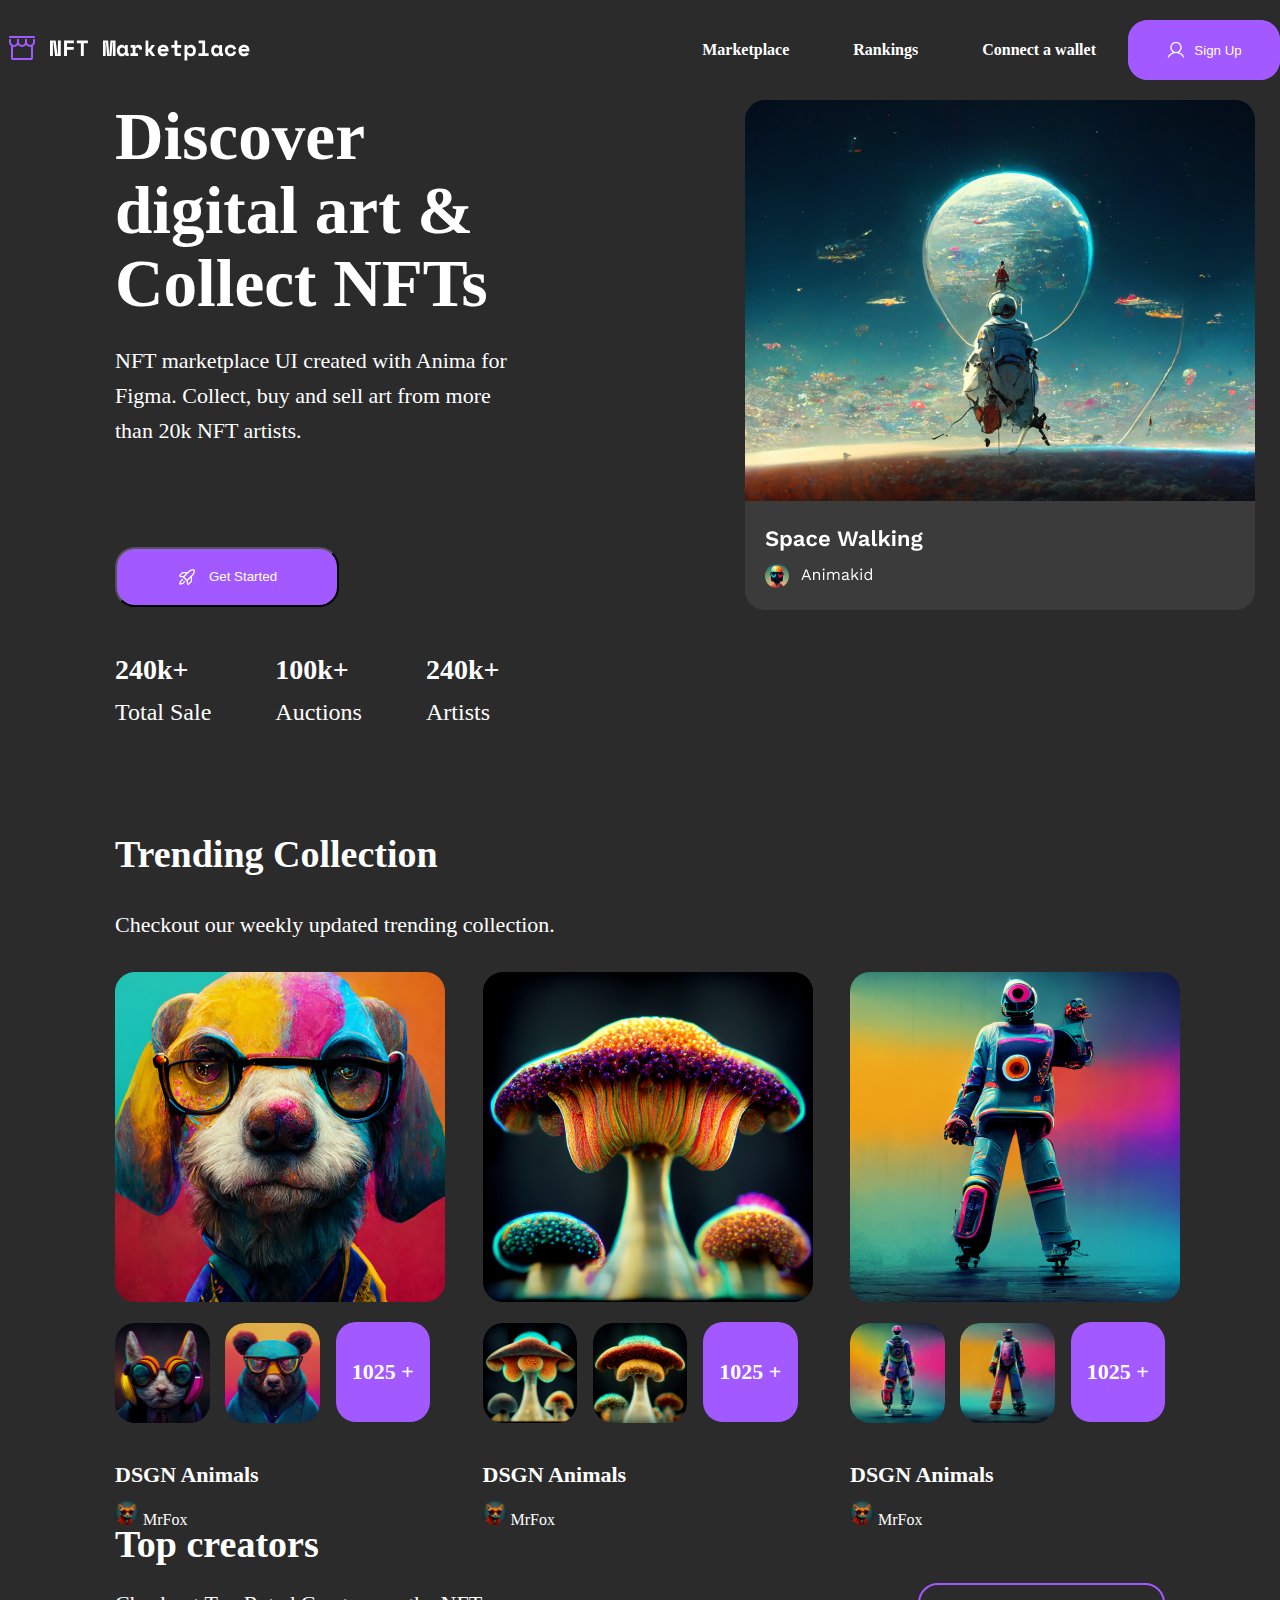
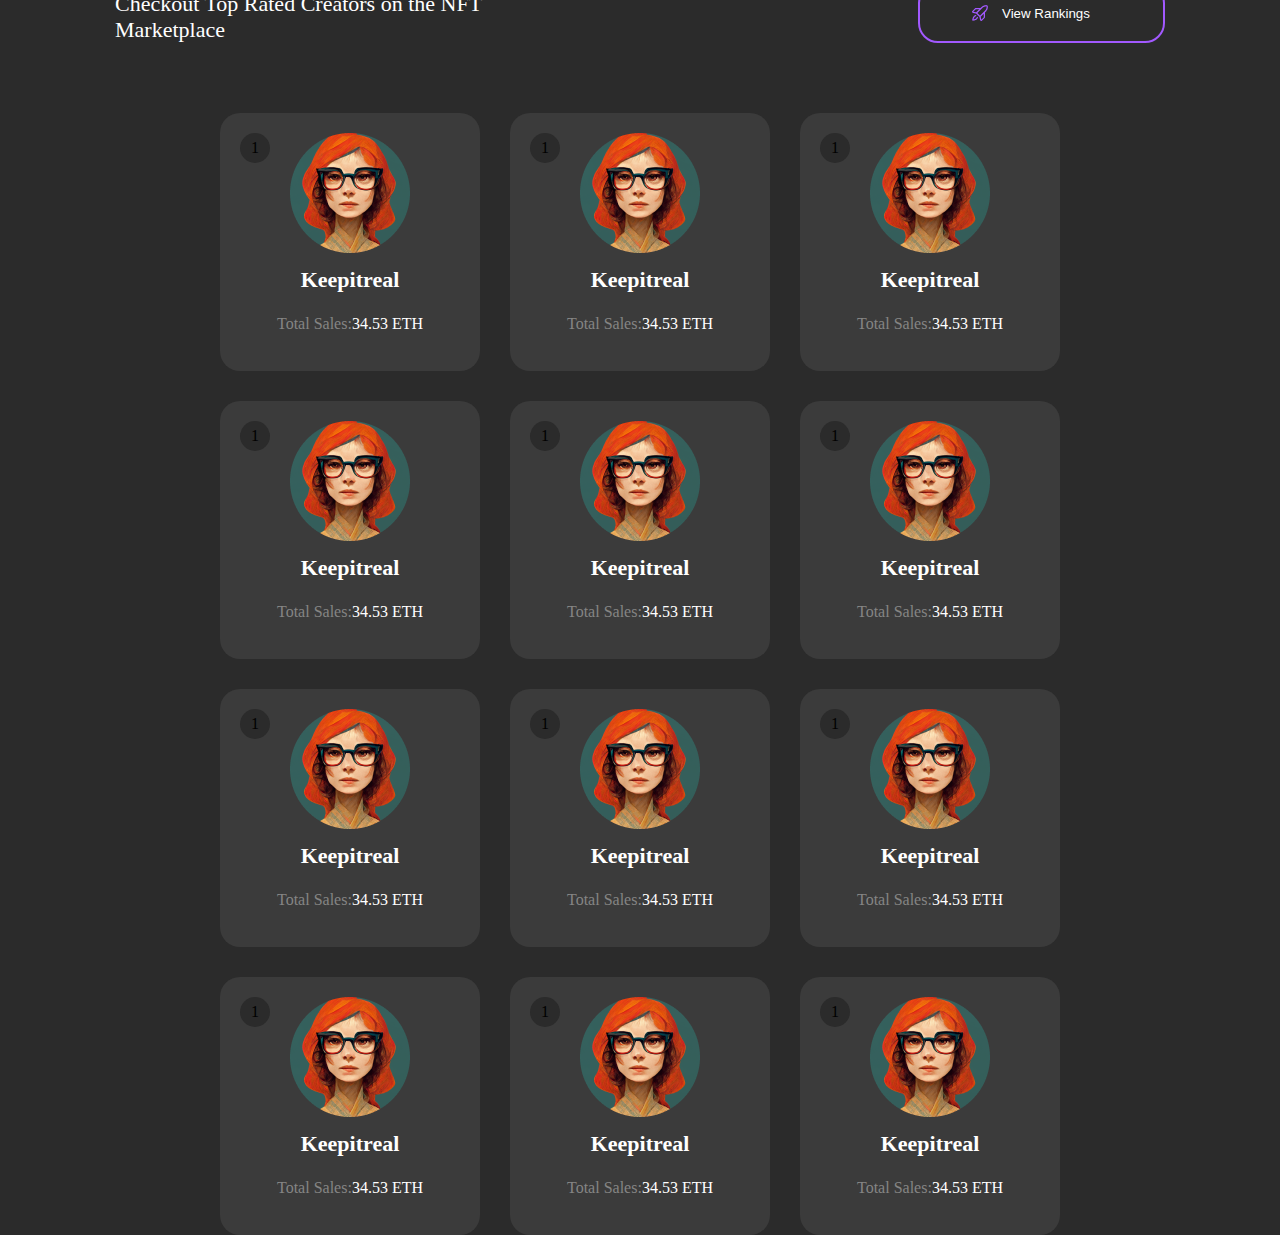
<file: index.html>
<!DOCTYPE html>
<html lang="en">
<head>
    <meta charset="UTF-8">
    <meta name="viewport" content="width=device-width, initial-scale=1.0">
    <link rel="stylesheet" href="./css/main.css">
    <title>Document</title>
</head>
<body>
    <!-- Nav section -->
   <nav>
        <div class="navbar">
                <div class="nav-logo">
                    <a href="#">
                        <img class="nav-logo__img" src="./img/Logo.svg" alt=" logo">
                    </a>
                </div>
                <div class="nav-titles">
                    <div class="nav-title">
                        <a href="#">Marketplace</a>
                    </div>
                    <div class="nav-title">
                        <a href="#">Rankings</a>
                    </div>
                    <div class="nav-title">
                        <a href="#">Connect a wallet</a>
                    </div>
                    <div class="nav-button">
                        <a href="#">
                            <button type="submit" class="nav-button">
                                <img src="./img/User.png" alt="User">
                                Sign Up
                            </button>
                        </a>
                    </div>
                </div>
                <div class="nav-menu">
                    <a href="#">
                        <img src="./img/nav menu.png" alt="mune">
                    </a>
                </div>
        </div>
   </nav>
    <!-- /Nav section -->

        <!-- Header section -->
        <header>
            <div class="container">
                <div class="header-section">
                    <div class="header-paragraph">
                        <h1>
                            Discover digital art & Collect NFTs
                        </h1>
                        <p>
                            NFT marketplace UI created with Anima for Figma. Collect, buy and sell art from more than 20k NFT artists.
                        </p>
                    </div>
                    <div class="header-photo">
                        <img src="./img/header img.png" alt=img">
                    </div>
                    <div class="header-statistics">
                        <button type="submit" class="header-button">
                            <img src="./img/RocketLaunch.png" alt="button"> 
                            Get Started
                        </button>
                        <div class="header-statistic">
                            <div class="statistic">
                                <h3>
                                    240k+ 
                                </h3>
                                <h4>
                                    Total Sale
                                </h4>
                            </div>
                            <div class="statistic">
                                <h3>
                                    100k+ 
                                </h3>
                                <h4>
                                    Auctions
                                </h4>
                            </div>
                            <div class="statistic">
                                <h3>
                                    240k+ 
                                </h3>
                                <h4>
                                    Artists
                                </h4>
                            </div>
                        </div>
                    </div>
                </div>
            </div>
        </header>

        <!-- /Header section -->

        <!-- Body section -->

        <section class="body-section">
            <div class="container">
                <div class="section1">
                    <div class="section1-title">
                        <h2 class="section1__main-title">
                            Trending Collection
                        </h2>
                        <h4 class="section1__second-title">
                            Checkout our weekly updated trending collection.
                        </h4>
                    </div>
                    <div class="section-boxes">
                        <div class="section1-boxes">
                            <div class="section1-box">
                                <div class="section1-main__box">
                                    <img src="./img/section1 main dog.png" alt="main-fox">
                                </div>
                                <div class="section-litlle__box">
                                    <img src="./img/section1 2 fox.png" alt="fox">
                                    <img src="./img/section1 2 bear.png" alt="bear">
                                    <p class="section-statistics"> 1025 + </p>
                                </div>
                            </div>
                            <h2>
                                DSGN Animals
                            </h2>
                            <p>
                                <img src="./img/section1 muchlittle.png" alt="little fox">
                                MrFox
                            </p>
                        </div>
                        <div class="section1-boxes section1-boxes2">
                            <div class="section1-box">
                                <div class="section1-main__box">
                                    <img src="./img/section1,1.png" alt="main-fox">
                                </div>
                                <div class="section-litlle__box">
                                    <img src="./img/section1,2.png" alt="fox">
                                    <img src="./img/section1,3.png" alt="bear">
                                    <p class="section-statistics"> 1025 + </p>
                                </div>
                            </div>
                            <h2>
                                DSGN Animals
                            </h2>
                            <p>
                                <img src="./img/section1 muchlittle.png" alt="little fox">
                                MrFox
                            </p>
                        </div>
                        <div class="section1-boxes section1-boxes3">
                            <div class="section1-box">
                                <div class="section1-main__box">
                                    <img src="./img/section2,1.png" alt="main-fox">
                                </div>
                                <div class="section-litlle__box">
                                    <img src="./img/section2,2.png" alt="fox">
                                    <img src="./img/section2,3.png" alt="bear">
                                    <p class="section-statistics"> 1025 + </p> 
                                </div>
                            </div>
                            <h2>
                                DSGN Animals
                            </h2>
                            <p>
                                <img src="./img/section1 muchlittle.png" alt="little fox">
                                MrFox
                            </p>
                        </div>
                    </div>
                </div>
            </div>
        </section>

        <section class="body-section2">
            <div class="container">
                <div class="main-section2">
                    <div class="section2-title">
                        <h1>
                            Top creators
                        </h1>
                        <p>
                            Checkout Top Rated Creators on the NFT Marketplace
                        </p>
                    </div>
                    <div class="main-section2__button">
                        <button>
                            <img src="./img/MainSection2Button.png" alt="button img">
                            View Rankings
                        </button>
                    </div>
                </div>
                <div class="section2-boxes">
                    <div class="section2-box">
                        <p class="section2-box__number">1</p>
                        <img class="section2-box__main__img" src="./img/section21.png" alt="box img">
                        <div class="section2-box__title">
                            <h3>
                                Keepitreal
                            </h3>
                            <p>
                                Total Sales: 
                                <span class="section2-boxSpanTitle"> 
                                    34.53 ETH
                                </span>
                            </p>
                        </div>
                    </div>
                    <div class="section2-box">
                        <p class="section2-box__number">1</p>
                        <img class="section2-box__main__img" src="./img/section21.png" alt="box img">
                        <div class="section2-box__title">
                            <h3>
                                Keepitreal
                            </h3>
                            <p>
                                Total Sales: 
                                <span class="section2-boxSpanTitle"> 
                                    34.53 ETH
                                </span>
                            </p>
                        </div>
                    </div>
                    <div class="section2-box">
                        <p class="section2-box__number">1</p>
                        <img class="section2-box__main__img" src="./img/section21.png" alt="box img">
                        <div class="section2-box__title">
                            <h3>
                                Keepitreal
                            </h3>
                            <p>
                                Total Sales: 
                                <span class="section2-boxSpanTitle"> 
                                    34.53 ETH
                                </span>
                            </p>
                        </div>
                    </div>
                    <div class="section2-box">
                        <p class="section2-box__number">1</p>
                        <img class="section2-box__main__img" src="./img/section21.png" alt="box img">
                        <div class="section2-box__title">
                            <h3>
                                Keepitreal
                            </h3>
                            <p>
                                Total Sales: 
                                <span class="section2-boxSpanTitle"> 
                                    34.53 ETH
                                </span>
                            </p>
                        </div>
                    </div>
                    <div class="section2-box">
                        <p class="section2-box__number">1</p>
                        <img class="section2-box__main__img" src="./img/section21.png" alt="box img">
                        <div class="section2-box__title">
                            <h3>
                                Keepitreal
                            </h3>
                            <p>
                                Total Sales: 
                                <span class="section2-boxSpanTitle"> 
                                    34.53 ETH
                                </span>
                            </p>
                        </div>
                    </div>
                    <div class="section2-box section2-box11">
                        <p class="section2-box__number">1</p>
                        <img class="section2-box__main__img" src="./img/section21.png" alt="box img">
                        <div class="section2-box__title">
                            <h3>
                                Keepitreal
                            </h3>
                            <p>
                                Total Sales: 
                                <span class="section2-boxSpanTitle"> 
                                    34.53 ETH
                                </span>
                            </p>
                        </div>
                    </div>
                    <div class="section2-box section2-box12">
                        <p class="section2-box__number">1</p>
                        <img class="section2-box__main__img" src="./img/section21.png" alt="box img">
                        <div class="section2-box__title">
                            <h3>
                                Keepitreal
                            </h3>
                            <p>
                                Total Sales: 
                                <span class="section2-boxSpanTitle"> 
                                    34.53 ETH
                                </span>
                            </p>
                        </div>
                    </div>
                    <div class="section2-box section2-box12">
                        <p class="section2-box__number">1</p>
                        <img class="section2-box__main__img" src="./img/section21.png" alt="box img">
                        <div class="section2-box__title">
                            <h3>
                                Keepitreal
                            </h3>
                            <p>
                                Total Sales: 
                                <span class="section2-boxSpanTitle"> 
                                    34.53 ETH
                                </span>
                            </p>
                        </div>
                    </div>
                    <div class="section2-box section2-box12">
                        <p class="section2-box__number">1</p>
                        <img class="section2-box__main__img" src="./img/section21.png" alt="box img">
                        <div class="section2-box__title">
                            <h3>
                                Keepitreal
                            </h3>
                            <p>
                                Total Sales: 
                                <span class="section2-boxSpanTitle"> 
                                    34.53 ETH
                                </span>
                            </p>
                        </div>
                    </div>
                    <div class="section2-box section2-box12">
                        <p class="section2-box__number">1</p>
                        <img class="section2-box__main__img" src="./img/section21.png" alt="box img">
                        <div class="section2-box__title">
                            <h3>
                                Keepitreal
                            </h3>
                            <p>
                                Total Sales: 
                                <span class="section2-boxSpanTitle"> 
                                    34.53 ETH
                                </span>
                            </p>
                        </div>
                    </div>
                    <div class="section2-box section2-box12">
                        <p class="section2-box__number">1</p>
                        <img class="section2-box__main__img" src="./img/section21.png" alt="box img">
                        <div class="section2-box__title">
                            <h3>
                                Keepitreal
                            </h3>
                            <p>
                                Total Sales: 
                                <span class="section2-boxSpanTitle"> 
                                    34.53 ETH
                                </span>
                            </p>
                        </div>
                    </div>
                    <div class="section2-box section2-box12">
                        <p class="section2-box__number">1</p>
                        <img class="section2-box__main__img" src="./img/section21.png" alt="box img">
                        <div class="section2-box__title">
                            <h3>
                                Keepitreal
                            </h3>
                            <p>
                                Total Sales: 
                                <span class="section2-boxSpanTitle"> 
                                    34.53 ETH
                                </span>
                            </p>
                        </div>
                    </div>
                </div>
                
            </div>
        </section>


        <!-- /Body section -->
</body>
</html>
</file>
<file: css/main.css>
nav {
  width: 100%;
  max-width: 1280px;
  margin: 0 auto;
  box-sizing: border-box;
}

@media only screen and (max-width: 834px) {
  nav {
    max-width: 750px;
  }
}
.navbar {
  display: flex;
  justify-content: space-between;
  align-items: center;
  height: 100px;
}

.nav-logo__img {
  width: 16rem;
  height: 2rem;
}

.nav-titles {
  display: flex;
  justify-content: space-between;
  align-items: center;
}

.nav-title a {
  font-family: Work Sans;
  font-size: 16px;
  font-weight: 600;
  line-height: 22.4px;
  text-align: center;
  color: rgb(255, 255, 255);
  text-decoration: none;
  margin: 0rem 2rem;
}

.nav-button {
  width: 9.5rem;
  height: 3.75rem;
  border: none;
  border-radius: 20px;
  background-color: rgb(162, 89, 255);
  color: rgb(255, 255, 255);
  display: flex;
  align-items: center;
  text-align: center;
  justify-content: center;
  gap: 8px;
}
.nav-button a {
  text-decoration: none;
}

.nav-menu {
  display: none;
}

@media only screen and (max-width: 52.12rem) {
  .nav-logo__img {
    width: 11.41rem;
  }
  .nav-titles {
    display: none;
  }
  .nav-menu {
    display: contents;
    margin-left: 3.12rem;
  }
}
@media only screen and (max-width: 23.44rem) {
  .navbar {
    padding: 15px 30px;
  }
  .nav-logo__img {
    width: 11.41rem;
  }
  .nav-menu {
    display: contents;
    margin-left: 3.12rem;
    width: 1.25rem;
  }
}
.header-section {
  display: flex;
  justify-content: space-between;
  flex-wrap: wrap;
  height: 700px;
}
.header-section .header-paragraph {
  width: 40%;
}
.header-section .header-paragraph h1 {
  margin: 0rem;
  font-family: Work Sans;
  font-size: 4.2rem;
  font-weight: 600;
  line-height: 4.6rem;
  color: rgb(255, 255, 255);
}
.header-section .header-paragraph p {
  width: 25.9rem;
  font-family: Work Sans;
  font-size: 22px;
  font-weight: 400;
  line-height: 35.2px;
  color: rgb(255, 255, 255);
}
.header-section .header-photo {
  width: 40%;
}
.header-section .header-statistics {
  width: 31.9rem;
  margin-top: -8.5rem;
}
.header-section .header-statistics .header-button {
  width: 14rem;
  height: 3.75rem;
  border-radius: 20px;
  display: flex;
  justify-content: center;
  align-items: center;
  gap: 0.75rem;
  background-color: rgb(162, 89, 255);
  color: rgb(255, 255, 255);
}
.header-section .header-statistic {
  width: 31.9rem;
  height: 4.8rem;
  display: flex;
  align-items: center;
  text-align: left;
  gap: 4rem;
  margin-top: 3rem;
}
.header-section .statistic h3 {
  font-family: Space Mono;
  font-size: 1.75rem;
  font-weight: 700;
  line-height: 2.45rem;
  text-align: left;
  color: rgb(255, 255, 255);
}
.header-section .statistic h4 {
  font-family: Work Sans;
  font-size: 1.5rem;
  font-weight: 400;
  line-height: 2.4rem;
  text-align: left;
  color: rgb(255, 255, 255);
  margin-top: -1.5rem;
}

@media only screen and (max-width: 834px) {
  .header-section .header-paragraph {
    width: 40%;
    height: 14rem;
  }
  .header-section .header-paragraph h1 {
    font-size: 2.4rem;
    width: 19.5rem;
    line-height: 3rem;
  }
  .header-section .header-paragraph p {
    font-size: 16px;
    width: 17.5rem;
    line-height: 1.5rem;
  }
  .header-section .header-photo {
    width: 50%;
  }
  .header-section .header-photo img {
    width: 330px;
  }
  .header-statistics .header-button {
    margin-top: 4rem;
  }
  .header-statistics .header-statistic {
    margin-top: 1.5rem;
  }
  .header-statistics .statistic h3 {
    font-size: 22px;
  }
  .header-statistics .statistic h4 {
    font-size: 16px;
  }
}
@media only screen and (max-width: 375px) {
  .header-section {
    display: block;
  }
  .header-section .header-paragraph {
    width: 20.6rem;
    height: 14rem;
  }
  .header-section .header-paragraph h1 {
    width: 23rem;
    font-size: 2.4rem;
  }
  .header-section .header-paragraph p {
    font-size: 1.4rem;
  }
  .header-section .header-photo {
    height: 440px;
  }
  .header-section .header-statistics .header-button {
    width: 315px;
  }
}
.section1__main-title {
  font-family: Work Sans;
  font-size: 38px;
  font-weight: 600;
  text-align: left;
  color: rgb(255, 255, 255);
}

.section1__second-title {
  font-family: Work Sans;
  font-size: 22px;
  font-weight: 400;
  line-height: 35.2px;
  text-align: left;
  color: rgb(255, 255, 255);
}

.section-boxes {
  display: flex;
  justify-content: space-between;
}

.section1-boxes {
  width: 30%;
  height: 525px;
}
.section1-boxes h2 {
  width: 100%;
  height: 31px;
  font-family: Work Sans;
  font-size: 22px;
  font-weight: 600;
  text-align: left;
  color: rgb(255, 255, 255);
}
.section1-boxes p {
  gap: 10px;
  font-family: Work Sans;
  font-size: 16px;
  font-weight: 400;
  text-align: left;
  color: rgb(255, 255, 255);
  margin-top: -10px;
}
.section1-boxes p img {
  width: 24px;
  height: 24px;
}

.section1-main__box {
  width: 30%;
  height: 330px;
  border-radius: 20px;
}

.section-litlle__box {
  display: flex;
  justify-content: space-between;
  align-items: center;
  width: 100%;
}
.section-litlle__box img {
  width: 30%;
  height: 100px;
  border-radius: 20px;
}
.section-litlle__box .section-statistics {
  background-color: rgb(162, 89, 255);
  width: 30%;
  height: 100px;
  border-radius: 20px;
  display: flex;
  justify-content: center;
  align-items: center;
  text-align: center;
  font-size: 22px;
  font-weight: 700;
  margin-top: 20px;
}

@media only screen and (max-width: 832px) {
  .body-section {
    background-color: rgb(43, 43, 43);
    max-width: 832px;
    height: 800px;
    margin: 0px auto;
  }
  .section1__main-title {
    font-size: 28px;
    padding: 60px 100px 0px;
  }
  .section1__second-title {
    font-size: 16px;
    margin-left: 100px;
  }
  .section-boxes {
    gap: 20px;
  }
  .section1-boxes3 {
    display: none;
  }
  /* Section2 */
  .body-section2 {
    background-color: rgb(43, 43, 43);
    max-width: 832px;
    height: 900px;
    margin: 0px auto;
  }
  .body-section2 .section2-box12 {
    display: none;
  }
  .body-section2 .main-section2 {
    gap: 100px;
  }
  .body-section2 .section2-title h1 {
    font-size: 28px;
  }
  .body-section2 .section2-title p {
    font-size: 16px;
  }
  .body-section2 .section2-boxes {
    gap: 20px;
  }
  .body-section2 .section2-box {
    width: 330px;
    height: 100px;
    padding: 20px;
    border-radius: 20px;
    justify-content: center;
    align-items: center;
  }
  .body-section2 .section2-box__main__img {
    width: 60px;
    height: 60px;
    display: flex;
    margin: 0px;
  }
  .body-section2 .section2-box__title {
    margin: -80px 0px 0px 50px;
  }
}
@media only screen and (max-width: 375px) {
  .body-section {
    background-color: rgb(43, 43, 43);
    max-width: 832px;
    height: 1250px;
    margin: 0px auto;
  }
  .section1__main-title {
    font-size: 20px;
    padding: 40px 10px 0px;
  }
  .section1__second-title {
    font-size: 14px;
    margin-left: 10px;
  }
  .section-boxes {
    gap: 10px;
  }
  .section1-boxes2 {
    display: none;
  }
  .section1-boxes3 {
    display: none;
  }
}
/*  Section2 */
.body-section2 {
  max-width: 1280px;
  height: 1050px;
  background-color: rgb(43, 43, 43);
  margin: 0px auto;
}

.main-section2 {
  display: flex;
  gap: 400px;
  justify-content: center;
  align-items: end;
}

.section2-title h1 {
  font-size: 38px;
  font-weight: 600;
  color: rgb(255, 255, 255);
}
.section2-title p {
  font-size: 22px;
  font-weight: 400;
  color: rgb(255, 255, 255);
  margin: 0px;
}

.main-section2__button button {
  width: 247px;
  height: 60px;
  border-radius: 20px;
  border: 2px solid rgb(162, 89, 255);
  background-color: inherit;
  display: flex;
  gap: 12px;
  align-items: center;
  padding: 0px 50px;
  color: rgb(255, 255, 255);
}

.section2-boxes {
  margin: 70px 0px;
  display: flex;
  flex-wrap: wrap;
  gap: 30px;
  justify-content: center;
}

.section2-box {
  width: 220px;
  height: 218px;
  padding: 20px;
  border-radius: 20px;
  background-color: rgb(59, 59, 59);
}
.section2-box .section2-box__number {
  width: 30px;
  height: 30px;
  border-radius: 20px;
  background-color: rgb(43, 43, 43);
  display: flex;
  justify-content: center;
  align-items: center;
  margin: 0px;
}
.section2-box .section2-box__main__img {
  margin: -30px 50px;
}
.section2-box .section2-box__title h3 {
  font-size: 22px;
  font-weight: 600;
  display: flex;
  justify-content: center;
  align-items: center;
  color: rgb(255, 255, 255);
  margin-top: 40px;
}
.section2-box .section2-box__title p {
  font-size: 16px;
  font-weight: 400;
  display: flex;
  justify-content: center;
  align-items: center;
  color: rgb(133, 133, 132);
}
.section2-box .section2-box__title .section2-boxSpanTitle {
  color: rgb(255, 255, 255);
}

body {
  width: 100%;
  max-width: 1280px;
  margin: 0 auto;
  background-color: rgb(43, 43, 43);
}

.container {
  width: 100%;
  max-width: 1050px;
  margin: 0 auto;
  padding: 0 auto;
  box-sizing: border-box;
}

@media only screen and (max-width: 834px) {
  .container {
    width: 100%;
    max-width: 690px;
    margin: 0 auto;
    padding: 0 auto;
    box-sizing: border-box;
  }
}
@media only screen and (max-width: 375px) {
  .container {
    width: 100%;
    max-width: 315px;
    margin: 0 auto;
    padding: 0 auto;
    box-sizing: border-box;
  }
}/*# sourceMappingURL=main.css.map */
</file>
